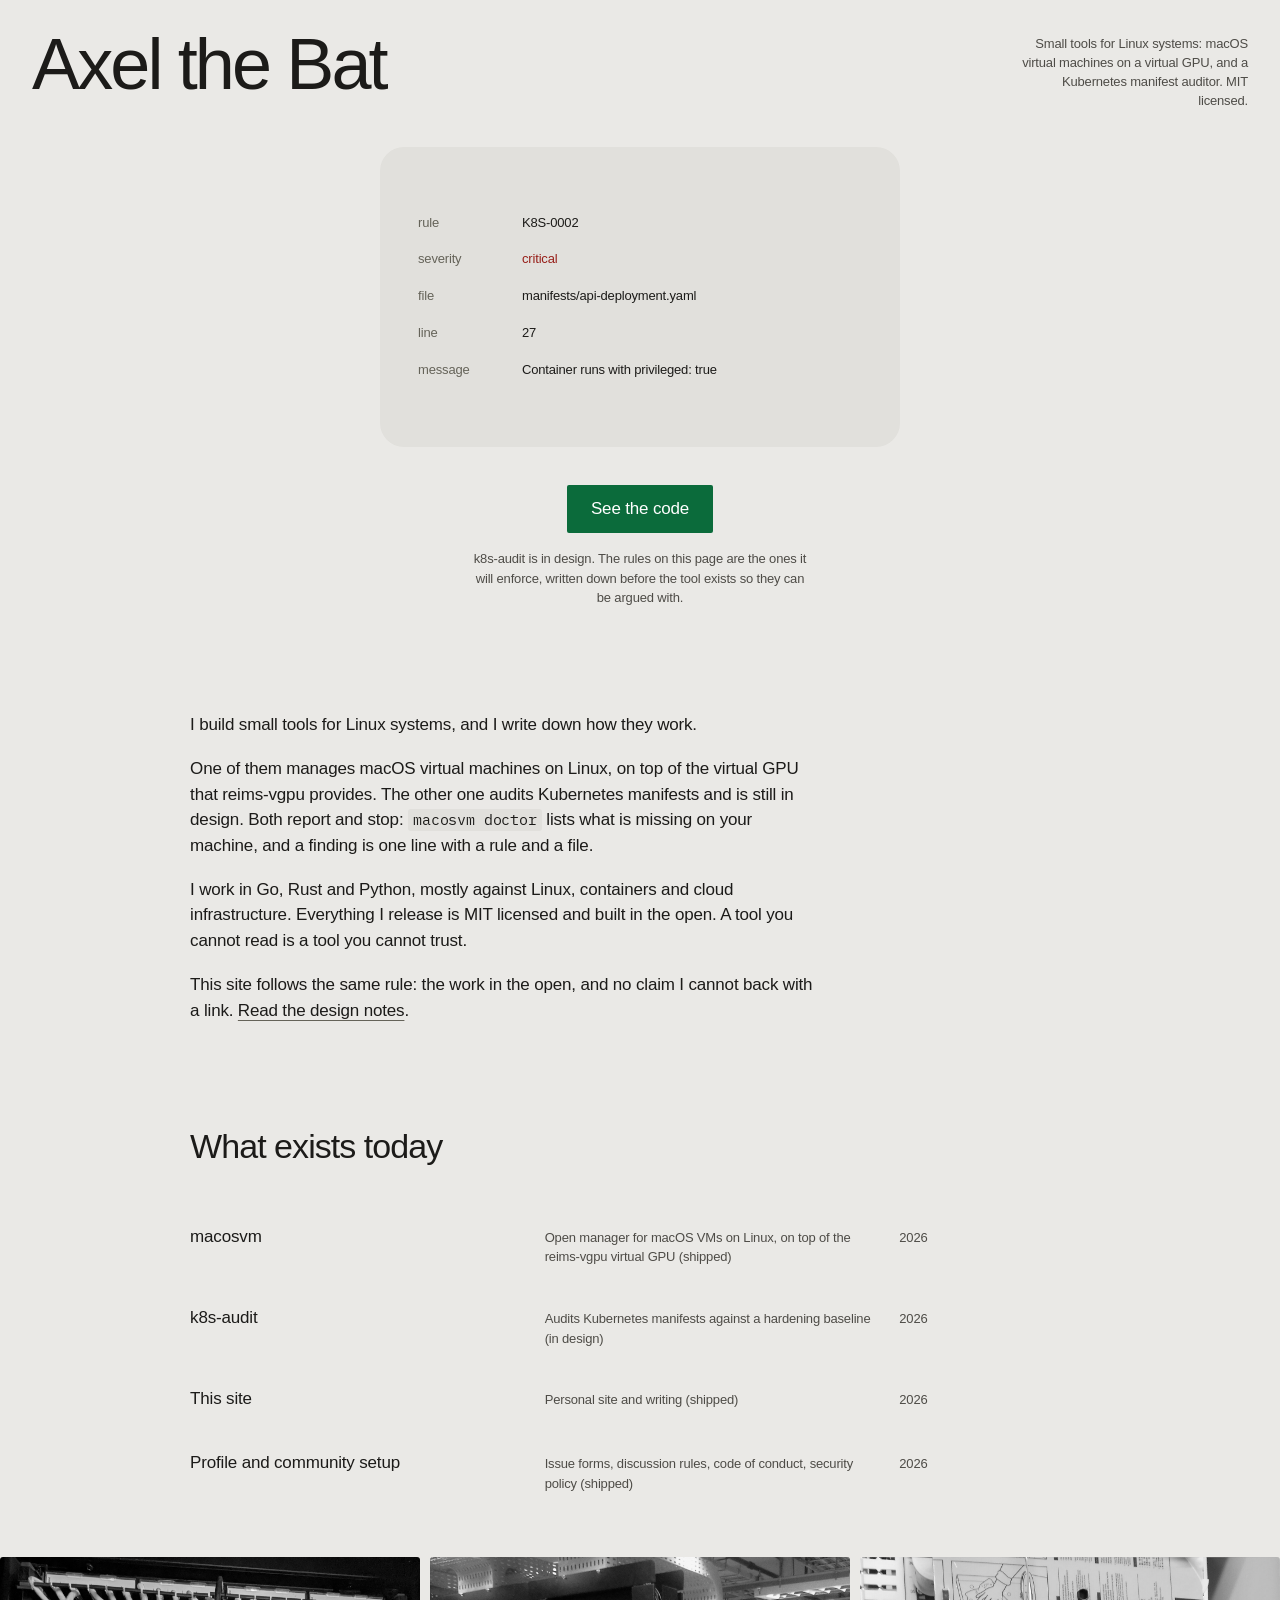
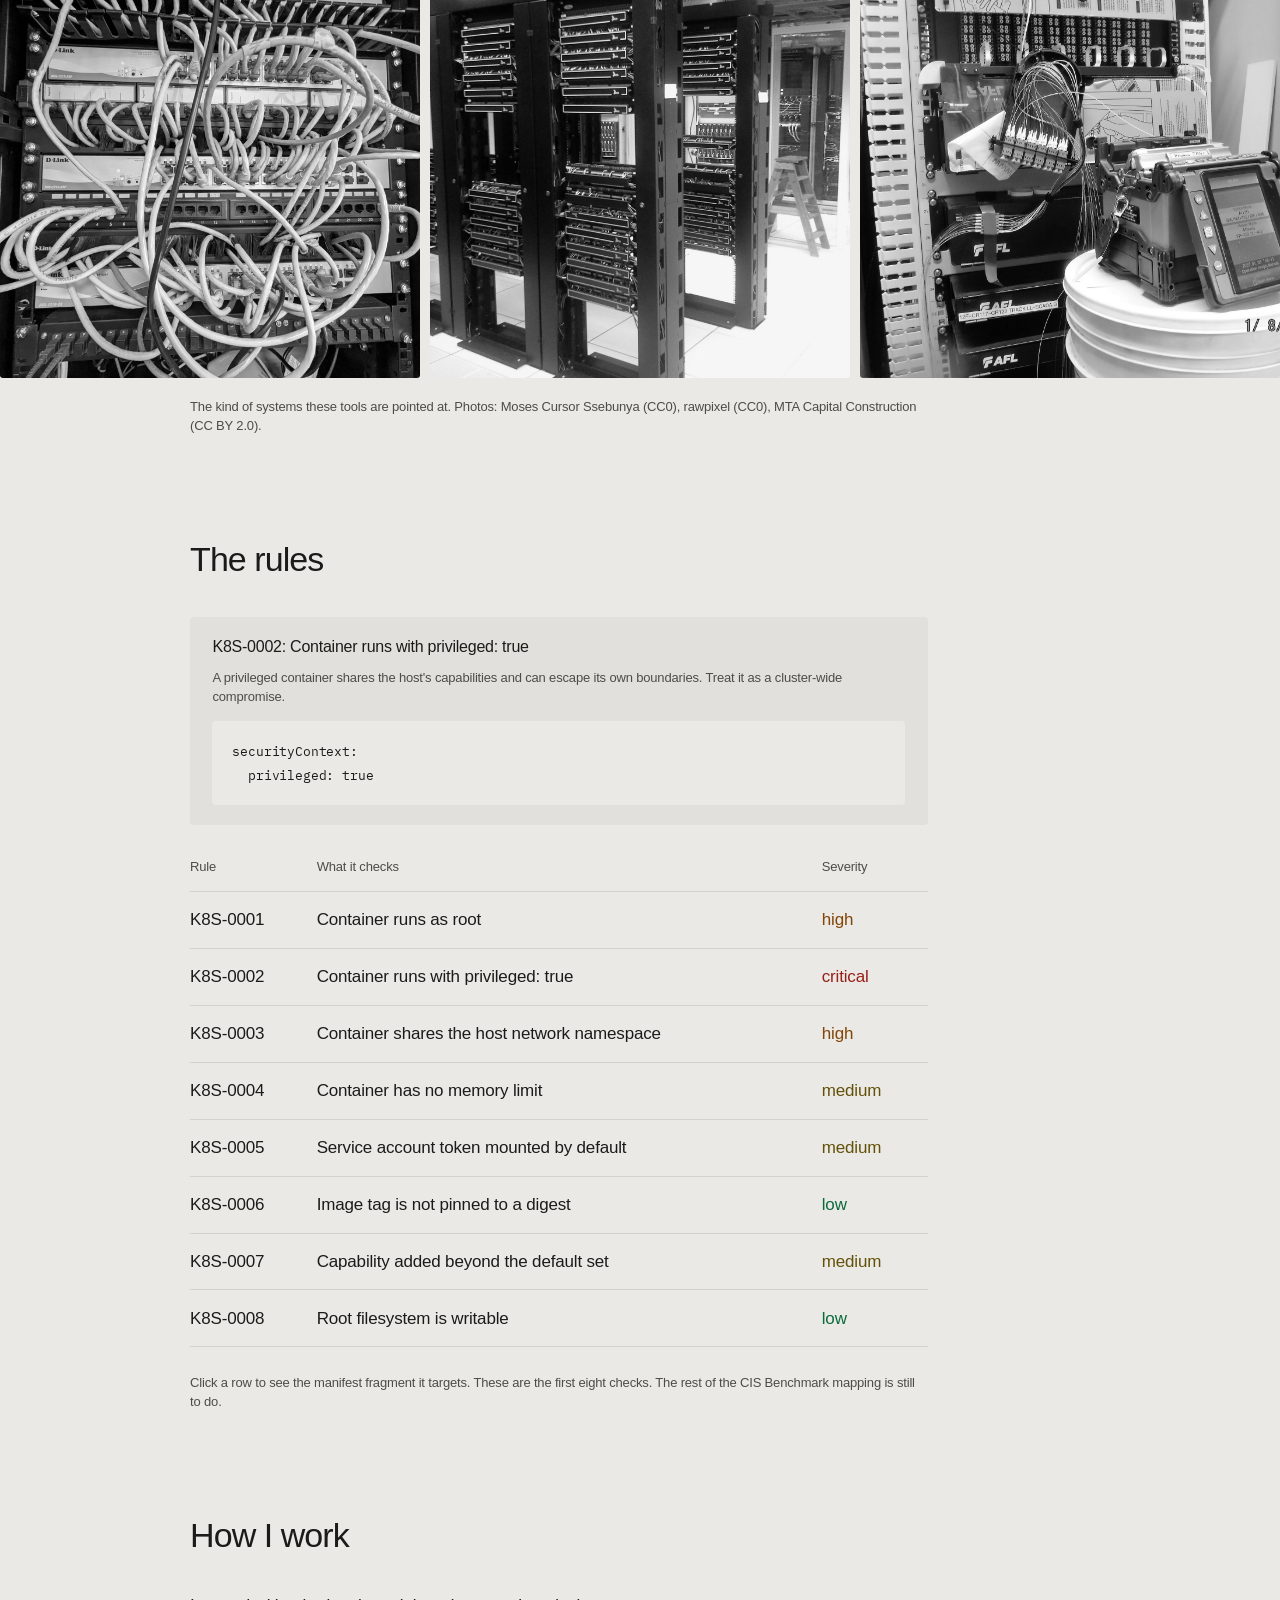
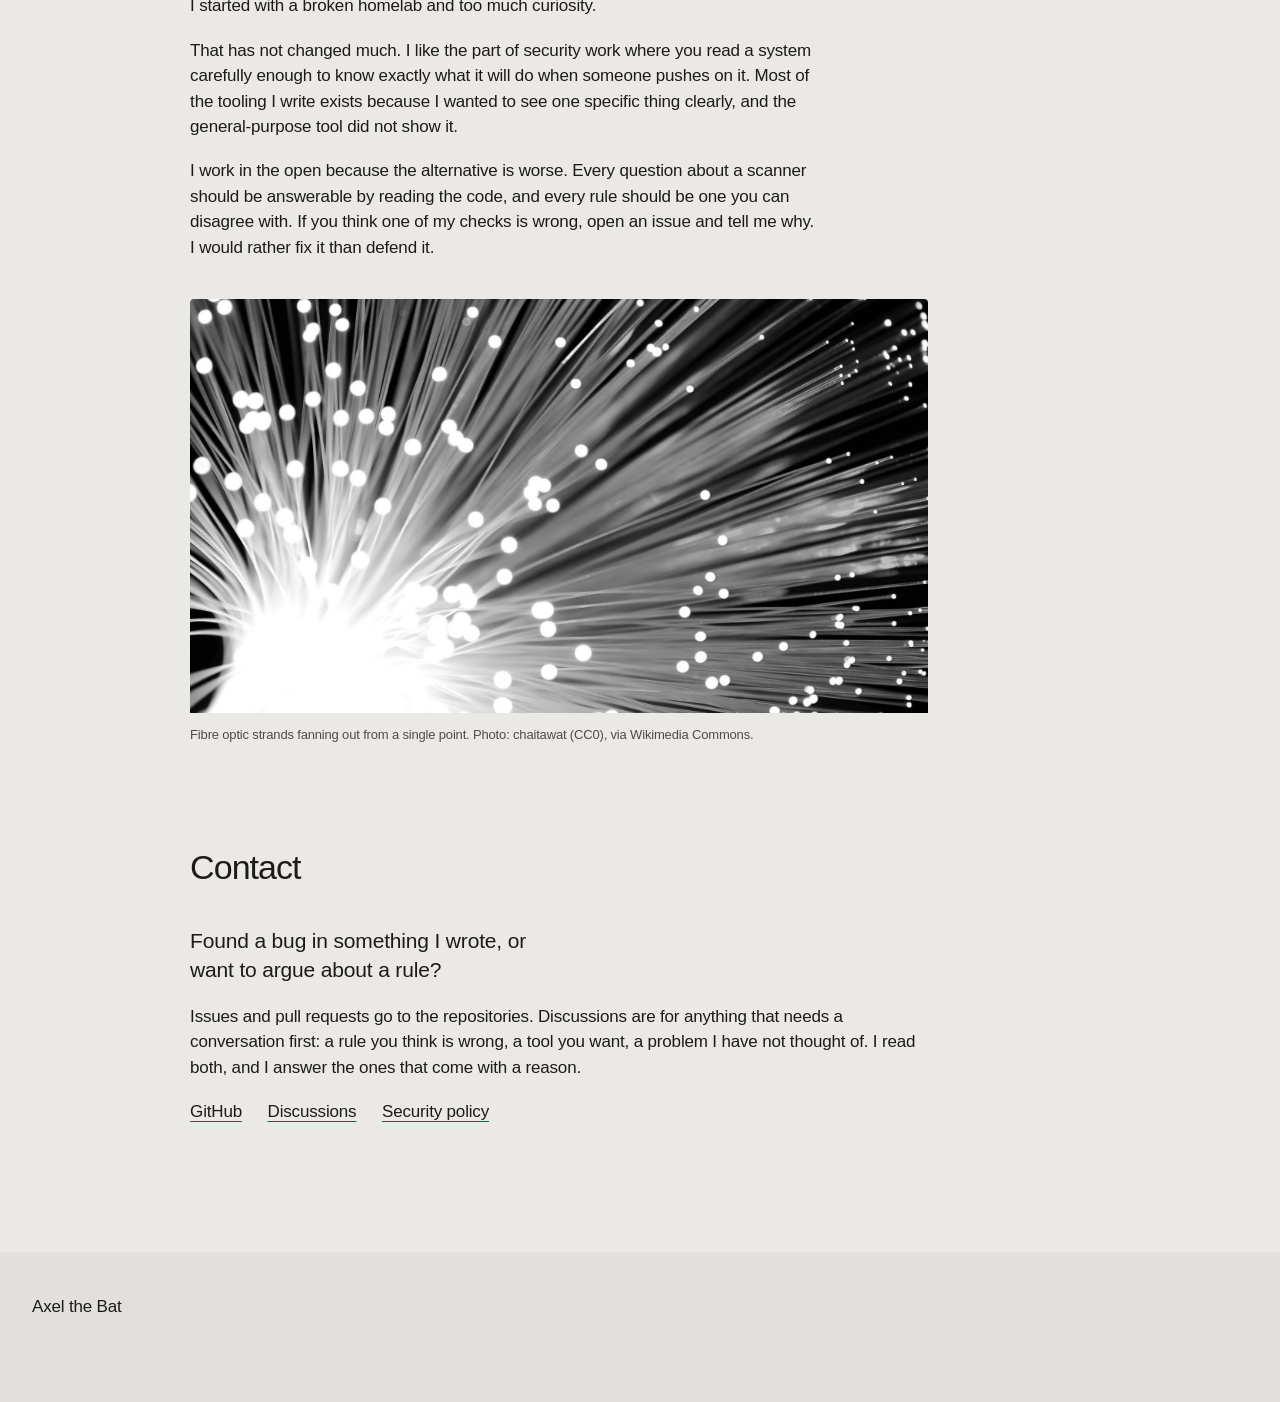
<file: index.html>
<!DOCTYPE html>
<html lang="en">
<head>
<meta charset="utf-8">
<meta name="viewport" content="width=device-width, initial-scale=1">
<title>Axel the Bat: tools for Linux systems</title>
<meta name="description" content="Axel builds small tools for Linux systems: macOS virtual machines on a virtual GPU, and an auditor for Kubernetes manifests. Go, Rust and Python, MIT licensed.">
<meta property="og:type" content="website">
<meta property="og:title" content="Axel the Bat: tools for Linux systems">
<meta property="og:description" content="macOS VMs on Linux with a virtual GPU, and a Kubernetes manifest auditor. Go, Rust and Python, MIT licensed.">
<meta name="theme-color" content="#eae9e6">

<link rel="preconnect" href="https://api.fontshare.com">
<link rel="preconnect" href="https://cdn.fontshare.com" crossorigin>
<link href="https://api.fontshare.com/v2/css?f[]=switzer@400,500&display=swap" rel="stylesheet">
<link rel="preconnect" href="https://fonts.googleapis.com">
<link rel="preconnect" href="https://fonts.gstatic.com" crossorigin>
<link href="https://fonts.googleapis.com/css2?family=IBM+Plex+Mono:wght@400&display=swap" rel="stylesheet"> <!-- taste-skill-ignore: a monoespacada so e usada dentro de bloco de codigo real -->
<link rel="stylesheet" href="assets/style.css">
</head>
<body>

<div class="page">

  <header class="top">
    <h1 class="wordmark" data-reveal>Axel the Bat</h1>
    <p class="tagline" data-reveal>Small tools for Linux systems: macOS virtual machines on a virtual GPU, and a Kubernetes manifest auditor. MIT licensed.</p>
  </header>

  <main>

    <section class="hero">
      <div class="plinth" data-reveal>

        <!-- finding: o formato de saida que o k8s-audit vai produzir -->
        <div class="finding" data-active="true">
          <dl>
            <div class="row"><dt>rule</dt><dd class="id">K8S-0002</dd></div>
            <div class="row"><dt>severity</dt><dd class="sev sev-critical">critical</dd></div>
            <div class="row"><dt>file</dt><dd>manifests/api-deployment.yaml</dd></div>
            <div class="row"><dt>line</dt><dd>27</dd></div>
            <div class="row"><dt>message</dt><dd>Container runs with privileged: true</dd></div>
          </dl>
        </div>

        <div class="finding">
          <dl>
            <div class="row"><dt>rule</dt><dd class="id">K8S-0003</dd></div>
            <div class="row"><dt>severity</dt><dd class="sev sev-high">high</dd></div>
            <div class="row"><dt>file</dt><dd>manifests/api-deployment.yaml</dd></div>
            <div class="row"><dt>line</dt><dd>28</dd></div>
            <div class="row"><dt>message</dt><dd>Container shares the host network namespace</dd></div>
          </dl>
        </div>

        <div class="finding">
          <dl>
            <div class="row"><dt>rule</dt><dd class="id">K8S-0004</dd></div>
            <div class="row"><dt>severity</dt><dd class="sev sev-medium">medium</dd></div>
            <div class="row"><dt>file</dt><dd>manifests/api-deployment.yaml</dd></div>
            <div class="row"><dt>line</dt><dd>34</dd></div>
            <div class="row"><dt>message</dt><dd>Container has no memory limit</dd></div>
          </dl>
        </div>

      </div>

      <a class="hero-action" href="https://github.com/Axelthebat" data-reveal>See the code</a>
      <p class="hero-note" data-reveal>k8s-audit is in design. The rules on this page are the ones it will enforce, written down before the tool exists so they can be argued with.</p>
    </section>

    <section class="section intro">
      <div class="column">
        <p data-reveal>I build small tools for Linux systems, and I write down how they work.</p>
        <p data-reveal>One of them manages macOS virtual machines on Linux, on top of the virtual GPU that reims-vgpu provides. The other one audits Kubernetes manifests and is still in design. Both report and stop: <code>macosvm doctor</code> lists what is missing on your machine, and a finding is one line with a rule and a file.</p>
        <p data-reveal>I work in Go, Rust and Python, mostly against Linux, containers and cloud infrastructure. Everything I release is MIT licensed and built in the open. A tool you cannot read is a tool you cannot trust.</p>
        <p data-reveal>This site follows the same rule: the work in the open, and no claim I cannot back with a link. <a href="blog/">Read the design notes</a>.</p>
      </div>
    </section>

    <section class="section">
      <h2 data-reveal>What exists today</h2>
      <div class="ledger">
        <div class="ledger-row" data-reveal>
          <span class="name"><a href="https://github.com/Axelthebat/macos-vm-manager">macosvm</a></span>
          <span class="kind">Open manager for macOS VMs on Linux, on top of the reims-vgpu virtual GPU (shipped)</span>
          <span class="year">2026</span>
        </div>
        <div class="ledger-row" data-reveal>
          <span class="name">k8s-audit</span>
          <span class="kind">Audits Kubernetes manifests against a hardening baseline (in design)</span>
          <span class="year">2026</span>
        </div>
        <div class="ledger-row" data-reveal>
          <span class="name">This site</span>
          <span class="kind">Personal site and writing (shipped)</span>
          <span class="year">2026</span>
        </div>
        <div class="ledger-row" data-reveal>
          <span class="name">Profile and community setup</span>
          <span class="kind">Issue forms, discussion rules, code of conduct, security policy (shipped)</span>
          <span class="year">2026</span>
        </div>

      </div>

      <div class="band" data-reveal>
        <figure>
          <img src="assets/a-messy-network-server-room-showing-wires.jpg" width="1542" height="2048" loading="lazy" decoding="async" alt="A rack of network switches with dozens of white ethernet cables patched into the front panel">
        </figure>
        <figure>
          <img src="assets/free-computer-server-room-image.webp" width="1024" height="768" loading="lazy" decoding="async" alt="Rows of black server racks with blue cabling in a data centre">
        </figure>
        <figure>
          <img src="assets/splicing-of-the-fiber-optic-cables-for.jpg" width="1920" height="1440" loading="lazy" decoding="async" alt="A fibre optic patch panel with a fibre fusion splicer open in front of it">
        </figure>
      </div>

      <div class="ledger">
        <p class="small muted" style="margin-top:1.2rem">The kind of systems these tools are pointed at. Photos: Moses Cursor Ssebunya (CC0), rawpixel (CC0), MTA Capital Construction (CC BY 2.0).</p>
      </div>
    </section>

    <section class="section">
      <h2 data-reveal>The rules</h2>
      <div class="ledger">
        <div class="rule-detail" id="rule-detail" data-reveal>
          <h3 id="detail-title">K8S-0002: Container runs with privileged: true</h3>
          <p class="small muted" id="detail-message">A privileged container shares the host's capabilities and can escape its own boundaries. Treat it as a cluster-wide compromise.</p>
          <pre><code id="detail-fragment">securityContext:
  privileged: true</code></pre>
        </div>

        <table class="rules" data-reveal>
          <thead>
            <tr><th scope="col">Rule</th><th scope="col">What it checks</th><th scope="col">Severity</th></tr>
          </thead>
          <tbody id="rules-body">
            <tr data-rule="K8S-0001" data-severity="high" data-check="Container runs as root" data-message="The container starts as uid 0. Give it a runAsNonRoot user instead." data-fragment="securityContext:
  runAsUser: 0">
              <td class="rid">K8S-0001</td><td>Container runs as root</td><td class="sev sev-high">high</td>
            </tr>
            <tr data-rule="K8S-0002" data-severity="critical" data-check="Container runs with privileged: true" data-message="A privileged container shares the host's capabilities and can escape its own boundaries. Treat it as a cluster-wide compromise." data-fragment="securityContext:
  privileged: true">
              <td class="rid">K8S-0002</td><td>Container runs with privileged: true</td><td class="sev sev-critical">critical</td>
            </tr>
            <tr data-rule="K8S-0003" data-severity="high" data-check="Container shares the host network namespace" data-message="hostNetwork: true puts the container directly on the node's interfaces, with no network policy able to separate it." data-fragment="spec:
  hostNetwork: true">
              <td class="rid">K8S-0003</td><td>Container shares the host network namespace</td><td class="sev sev-high">high</td>
            </tr>
            <tr data-rule="K8S-0004" data-severity="medium" data-check="Container has no memory limit" data-message="Without a limit one process can exhaust the node's memory and take every pod on it down." data-fragment="resources:
  limits:
    memory: 512Mi">
              <td class="rid">K8S-0004</td><td>Container has no memory limit</td><td class="sev sev-medium">medium</td>
            </tr>
            <tr data-rule="K8S-0005" data-severity="medium" data-check="Service account token mounted by default" data-message="The default token is readable by anything that can exec into the container. Turn the automount off." data-fragment="automountServiceAccountToken: false">
              <td class="rid">K8S-0005</td><td>Service account token mounted by default</td><td class="sev sev-medium">medium</td>
            </tr>
            <tr data-rule="K8S-0006" data-severity="low" data-check="Image tag is not pinned to a digest" data-message="A floating tag means the image that runs today may not be the image that runs tomorrow." data-fragment="image: ghcr.io/acme/api:latest">
              <td class="rid">K8S-0006</td><td>Image tag is not pinned to a digest</td><td class="sev sev-low">low</td>
            </tr>
            <tr data-rule="K8S-0007" data-severity="medium" data-check="Capability added beyond the default set" data-message="Extra capabilities widen the attack surface of a container escape. Add only what the workload needs." data-fragment="securityContext:
  capabilities:
    add: [NET_ADMIN]">
              <td class="rid">K8S-0007</td><td>Capability added beyond the default set</td><td class="sev sev-medium">medium</td>
            </tr>
            <tr data-rule="K8S-0008" data-severity="low" data-check="Root filesystem is writable" data-message="readOnlyRootFilesystem removes the usual place a dropped payload is written and executed from." data-fragment="securityContext:
  readOnlyRootFilesystem: false">
              <td class="rid">K8S-0008</td><td>Root filesystem is writable</td><td class="sev sev-low">low</td>
            </tr>
          </tbody>
        </table>
        <p class="small muted">Click a row to see the manifest fragment it targets. These are the first eight checks. The rest of the CIS Benchmark mapping is still to do.</p>
      </div>
    </section>

    <section class="section">
      <h2 data-reveal>How I work</h2>
      <div class="ledger">
        <div class="letter">
          <p data-reveal>I started with a broken homelab and too much curiosity.</p>
          <p data-reveal>That has not changed much. I like the part of security work where you read a system carefully enough to know exactly what it will do when someone pushes on it. Most of the tooling I write exists because I wanted to see one specific thing clearly, and the general-purpose tool did not show it.</p>
          <p data-reveal>I work in the open because the alternative is worse. Every question about a scanner should be answerable by reading the code, and every rule should be one you can disagree with. If you think one of my checks is wrong, open an issue and tell me why. I would rather fix it than defend it.</p>
        </div>

        <figure class="figure-wide" data-reveal>
          <img src="assets/fiber-optical-cable.jpg" width="1920" height="1280" loading="lazy" decoding="async" alt="A bundle of fibre optic strands fanning out from a bright point, lit against a dark background">
          <figcaption>Fibre optic strands fanning out from a single point. Photo: chaitawat (CC0), via Wikimedia Commons.</figcaption>
        </figure>
      </div>
    </section>

    <section class="section">
      <h2 data-reveal>Contact</h2>
      <div class="ledger">
        <p class="contact-line" data-reveal>Found a bug in something I wrote, or want to argue about a rule?</p>
        <p data-reveal>Issues and pull requests go to the repositories. Discussions are for anything that needs a conversation first: a rule you think is wrong, a tool you want, a problem I have not thought of. I read both, and I answer the ones that come with a reason.</p>
        <div class="contact-links" data-reveal>
          <a href="https://github.com/Axelthebat">GitHub</a>
          <a href="https://github.com/Axelthebat/Axelthebat/discussions">Discussions</a>
          <a href="https://github.com/Axelthebat/Axelthebat/security/policy">Security policy</a>
        </div>
      </div>
    </section>

  </main>

</div>

<footer class="footer">
  <div class="page">
    <span class="footer-name" data-reveal>Axel the Bat</span>
    <span class="footer-note" data-reveal>Brazil. Plain HTML, CSS and one script file, no build step.</span>
  </div>
</footer>

<script src="assets/site.js" defer></script>
</body>
</html>
</file>
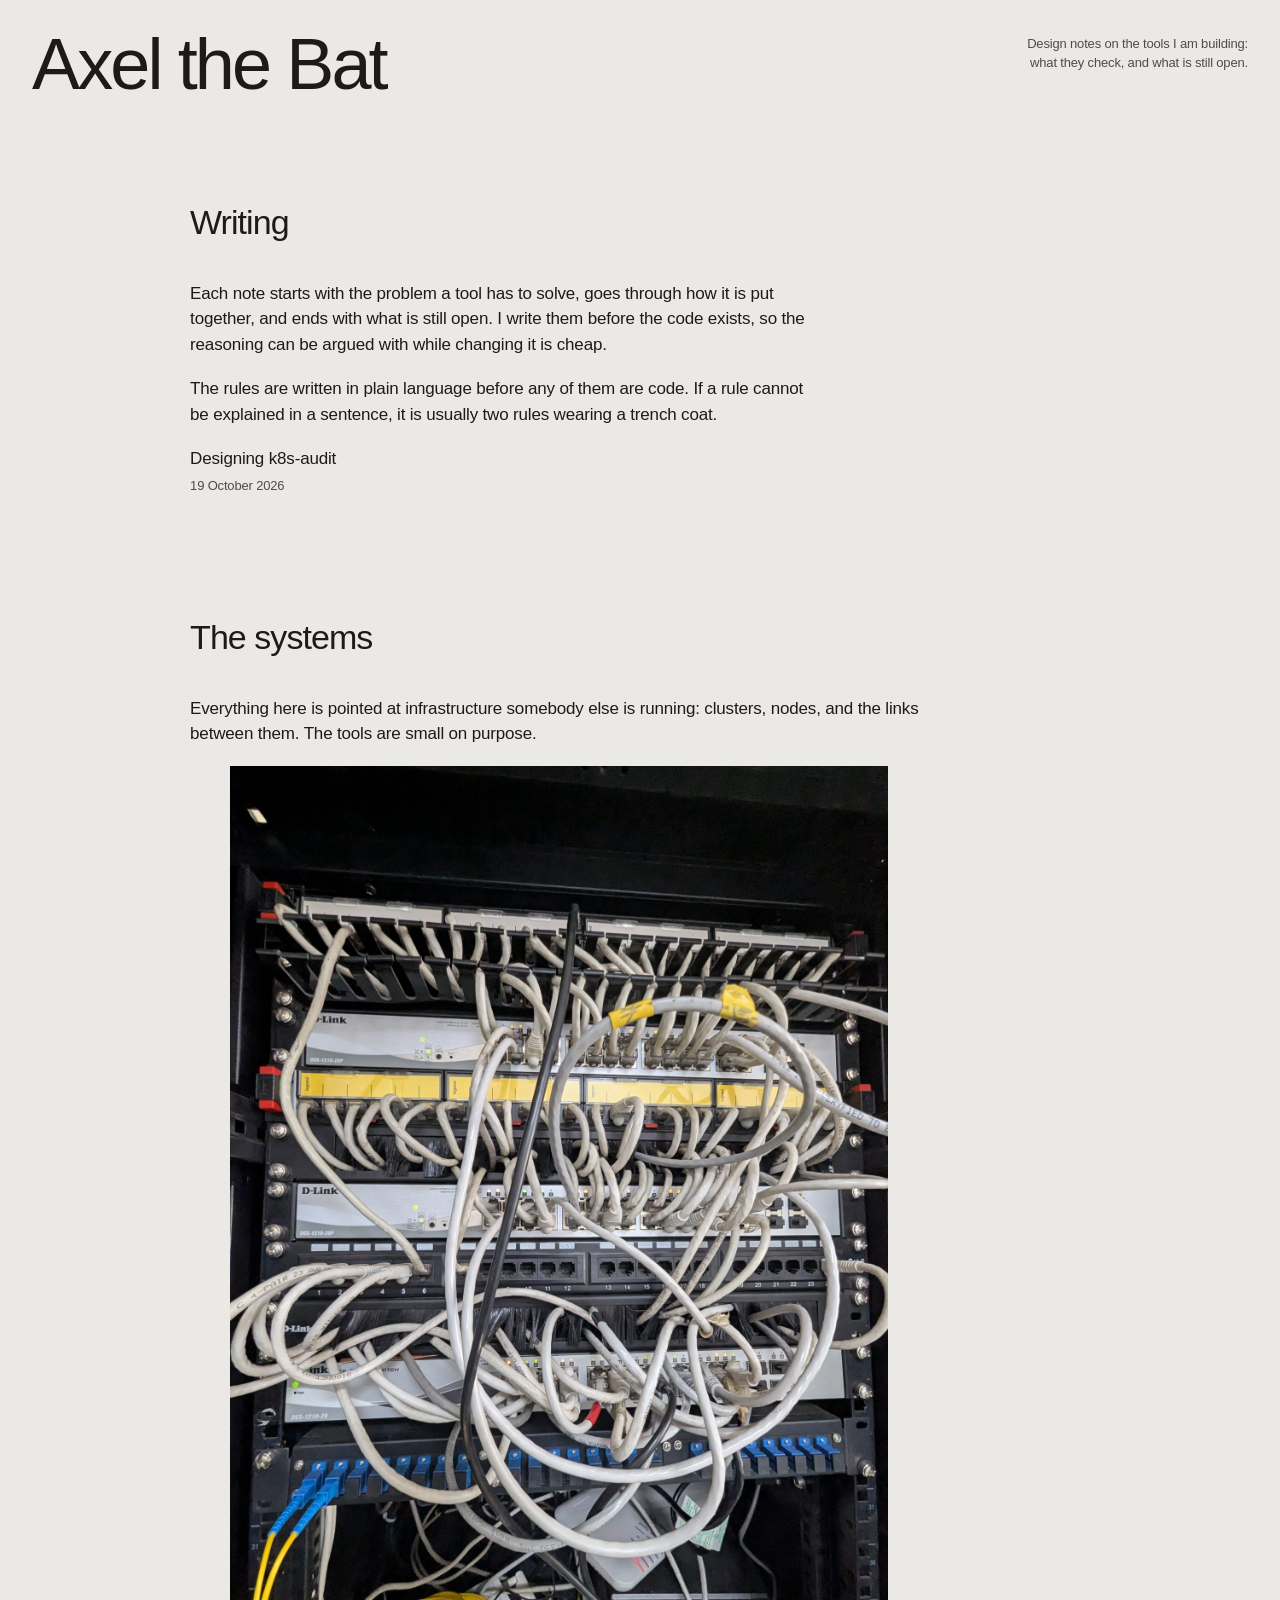
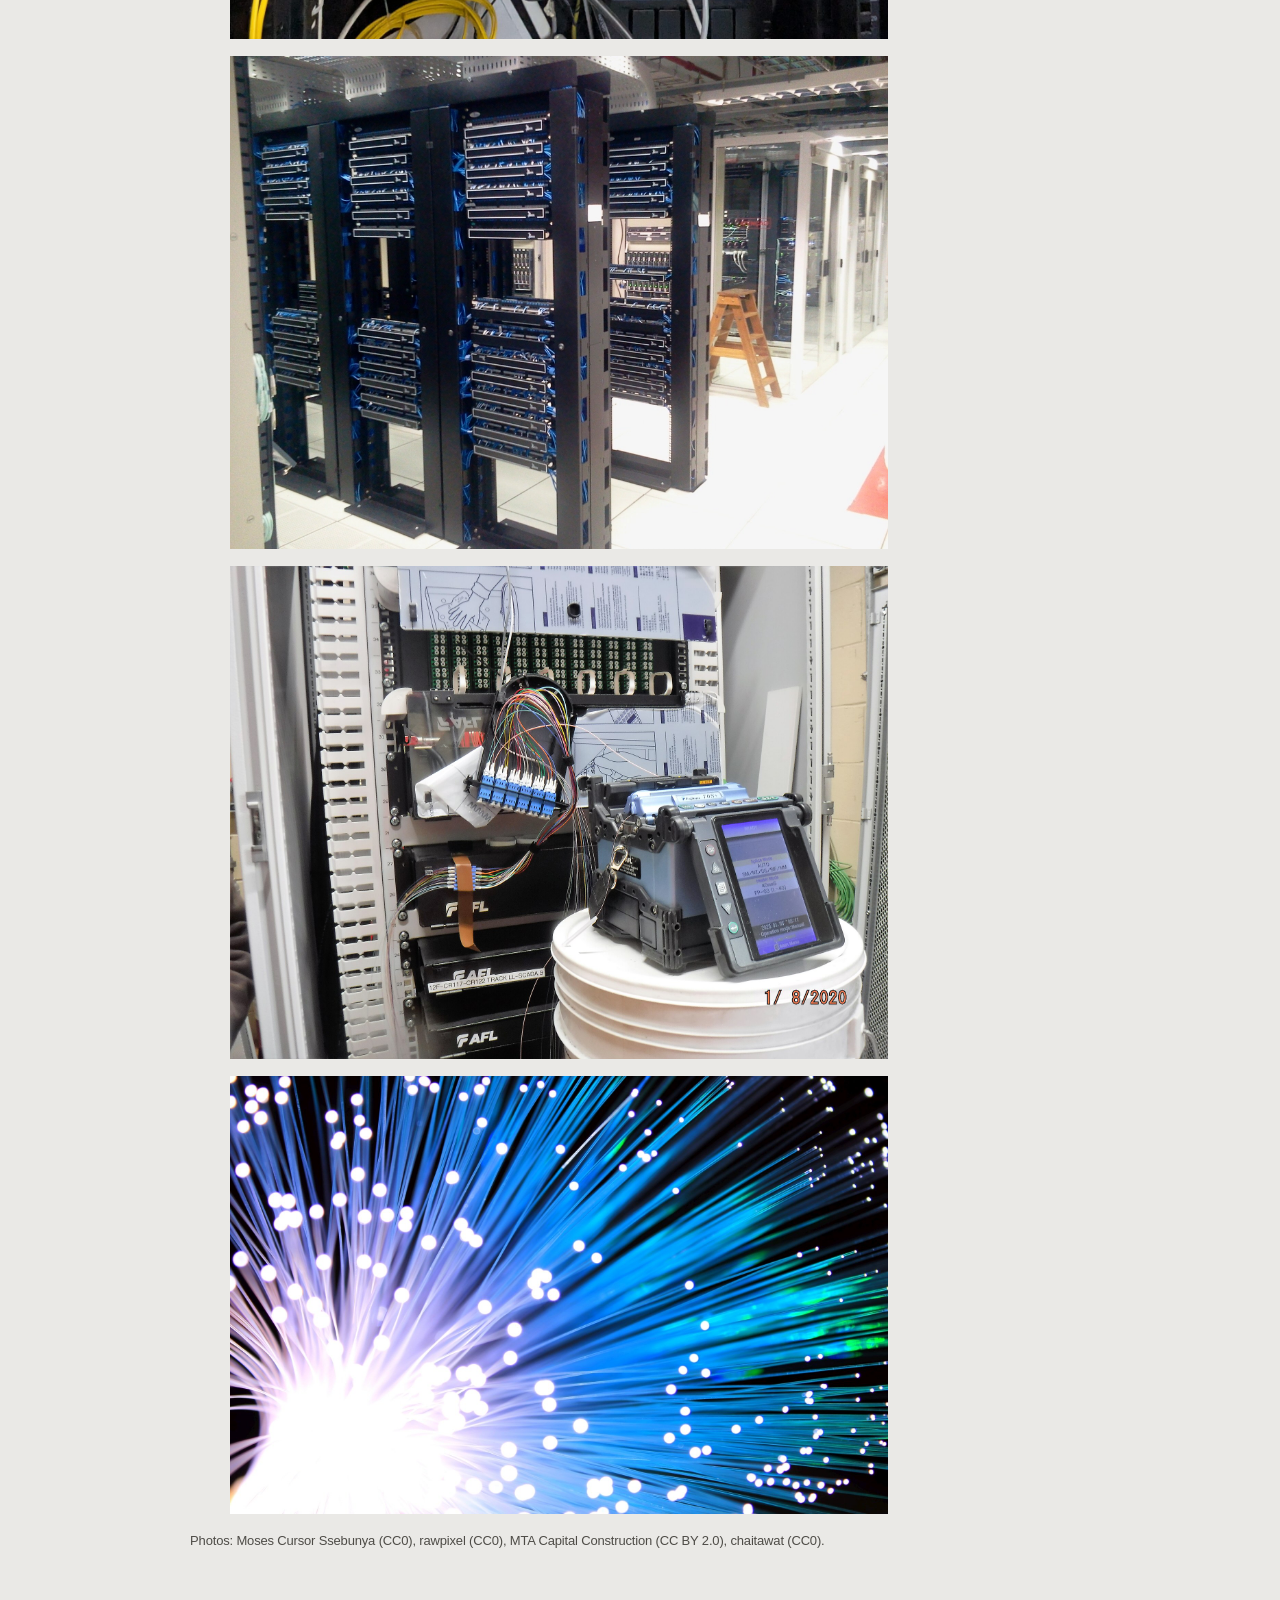
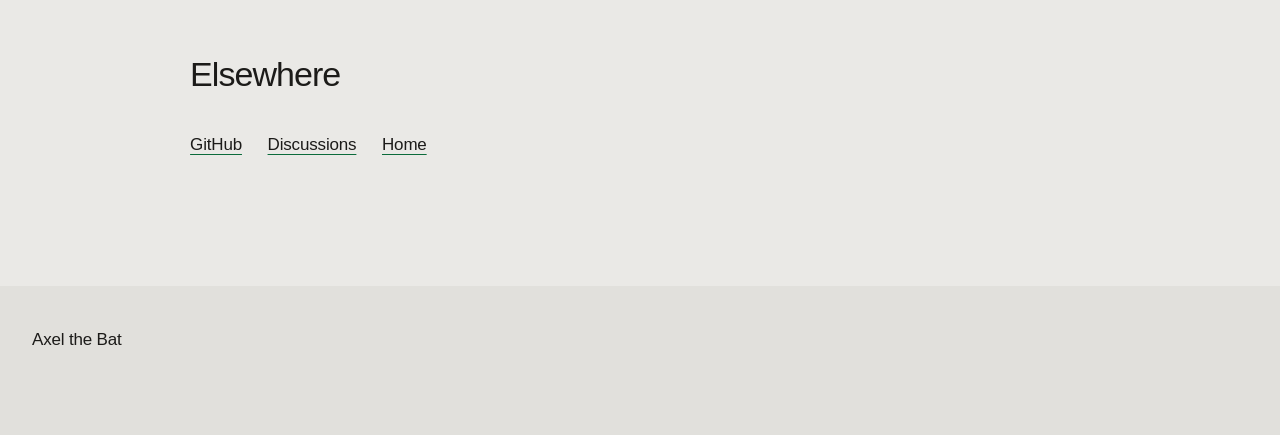
<file: blog/index.html>
<!DOCTYPE html>
<html lang="en">
<head>
<meta charset="utf-8">
<meta name="viewport" content="width=device-width, initial-scale=1">
<title>Writing: Axel the Bat</title>
<meta name="description" content="Design notes on the security tools I am building: what they check, and what is still open.">
<meta name="theme-color" content="#eae9e6">

<link rel="preconnect" href="https://api.fontshare.com">
<link rel="preconnect" href="https://cdn.fontshare.com" crossorigin>
<link href="https://api.fontshare.com/v2/css?f[]=switzer@400,500&display=swap" rel="stylesheet">
<link rel="preconnect" href="https://fonts.googleapis.com">
<link rel="preconnect" href="https://fonts.gstatic.com" crossorigin>
<link href="https://fonts.googleapis.com/css2?family=IBM+Plex+Mono:wght@400&display=swap" rel="stylesheet"> <!-- taste-skill-ignore: a monoespacada so e usada dentro de bloco de codigo real -->
<link rel="stylesheet" href="../assets/style.css">
</head>
<body>

<div class="page">

  <header class="top">
    <h1 class="wordmark" data-reveal>Axel the Bat</h1>
    <p class="tagline" data-reveal>Design notes on the tools I am building: what they check, and what is still open.</p>
  </header>

  <main>

    <section class="section">
      <h2 data-reveal>Writing</h2>
      <div class="column">
        <p data-reveal>Each note starts with the problem a tool has to solve, goes through how it is put together, and ends with what is still open. I write them before the code exists, so the reasoning can be argued with while changing it is cheap.</p>
        <p data-reveal>The rules are written in plain language before any of them are code. If a rule cannot be explained in a sentence, it is usually two rules wearing a trench coat.</p>
      </div>
      <div class="ledger">
        <ul class="post-list">
          <li data-reveal>
            <a href="2026-10-19-k8s-audit-design/">Designing k8s-audit</a>
            <span class="when">19 October 2026</span>
          </li>
        </ul>
      </div>
    </section>

    <section class="section">
      <h2 data-reveal>The systems</h2>
      <div class="ledger">
        <p data-reveal>Everything here is pointed at infrastructure somebody else is running: clusters, nodes, and the links between them. The tools are small on purpose.</p>
        <div class="strip">
          <figure data-reveal>
            <img src="../assets/a-messy-network-server-room-showing-wires.jpg" width="1542" height="2048" loading="lazy" decoding="async" alt="A rack of network switches with dozens of white ethernet cables patched into the front panel">
          </figure>
          <figure data-reveal>
            <img src="../assets/free-computer-server-room-image.webp" width="1024" height="768" loading="lazy" decoding="async" alt="Rows of black server racks with blue cabling in a data centre">
          </figure>
          <figure data-reveal>
            <img src="../assets/splicing-of-the-fiber-optic-cables-for.jpg" width="1920" height="1440" loading="lazy" decoding="async" alt="A fibre optic patch panel with a fibre fusion splicer open in front of it">
          </figure>
          <figure data-reveal>
            <img src="../assets/fiber-optical-cable.jpg" width="1920" height="1280" loading="lazy" decoding="async" alt="A bundle of fibre optic strands fanning out from a bright point, lit against a dark background">
          </figure>
        </div>
        <p class="small muted" data-reveal>Photos: Moses Cursor Ssebunya (CC0), rawpixel (CC0), MTA Capital Construction (CC BY 2.0), chaitawat (CC0).</p>
      </div>
    </section>

    <section class="section">
      <h2 data-reveal>Elsewhere</h2>
      <div class="column">
        <div class="contact-links" data-reveal>
          <a href="https://github.com/Axelthebat">GitHub</a>
          <a href="https://github.com/Axelthebat/Axelthebat/discussions">Discussions</a>
          <a href="/">Home</a>
        </div>
      </div>
    </section>

  </main>

</div>

<footer class="footer">
  <div class="page">
    <span class="footer-name" data-reveal>Axel the Bat</span>
    <span class="footer-note" data-reveal>Brazil.</span>
  </div>
</footer>

<script src="../assets/site.js" defer></script>
</body>
</html>
</file>
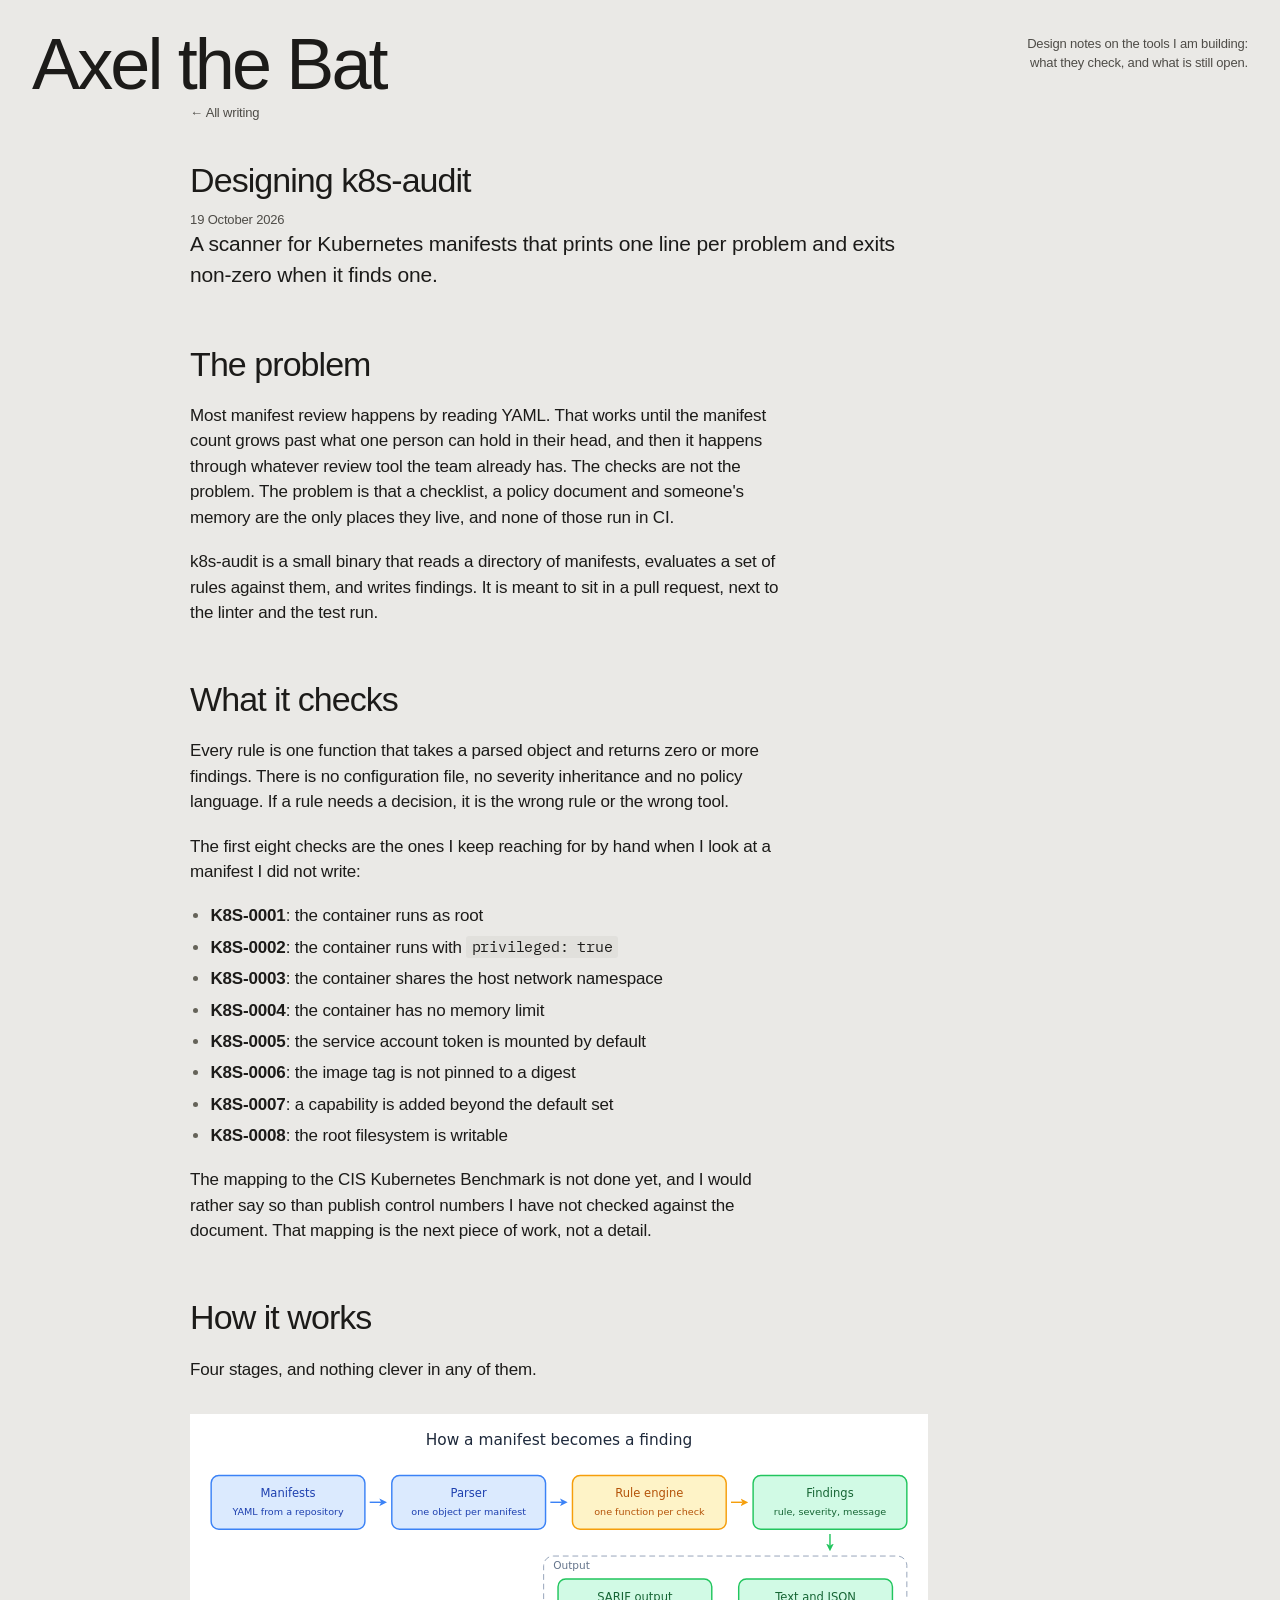
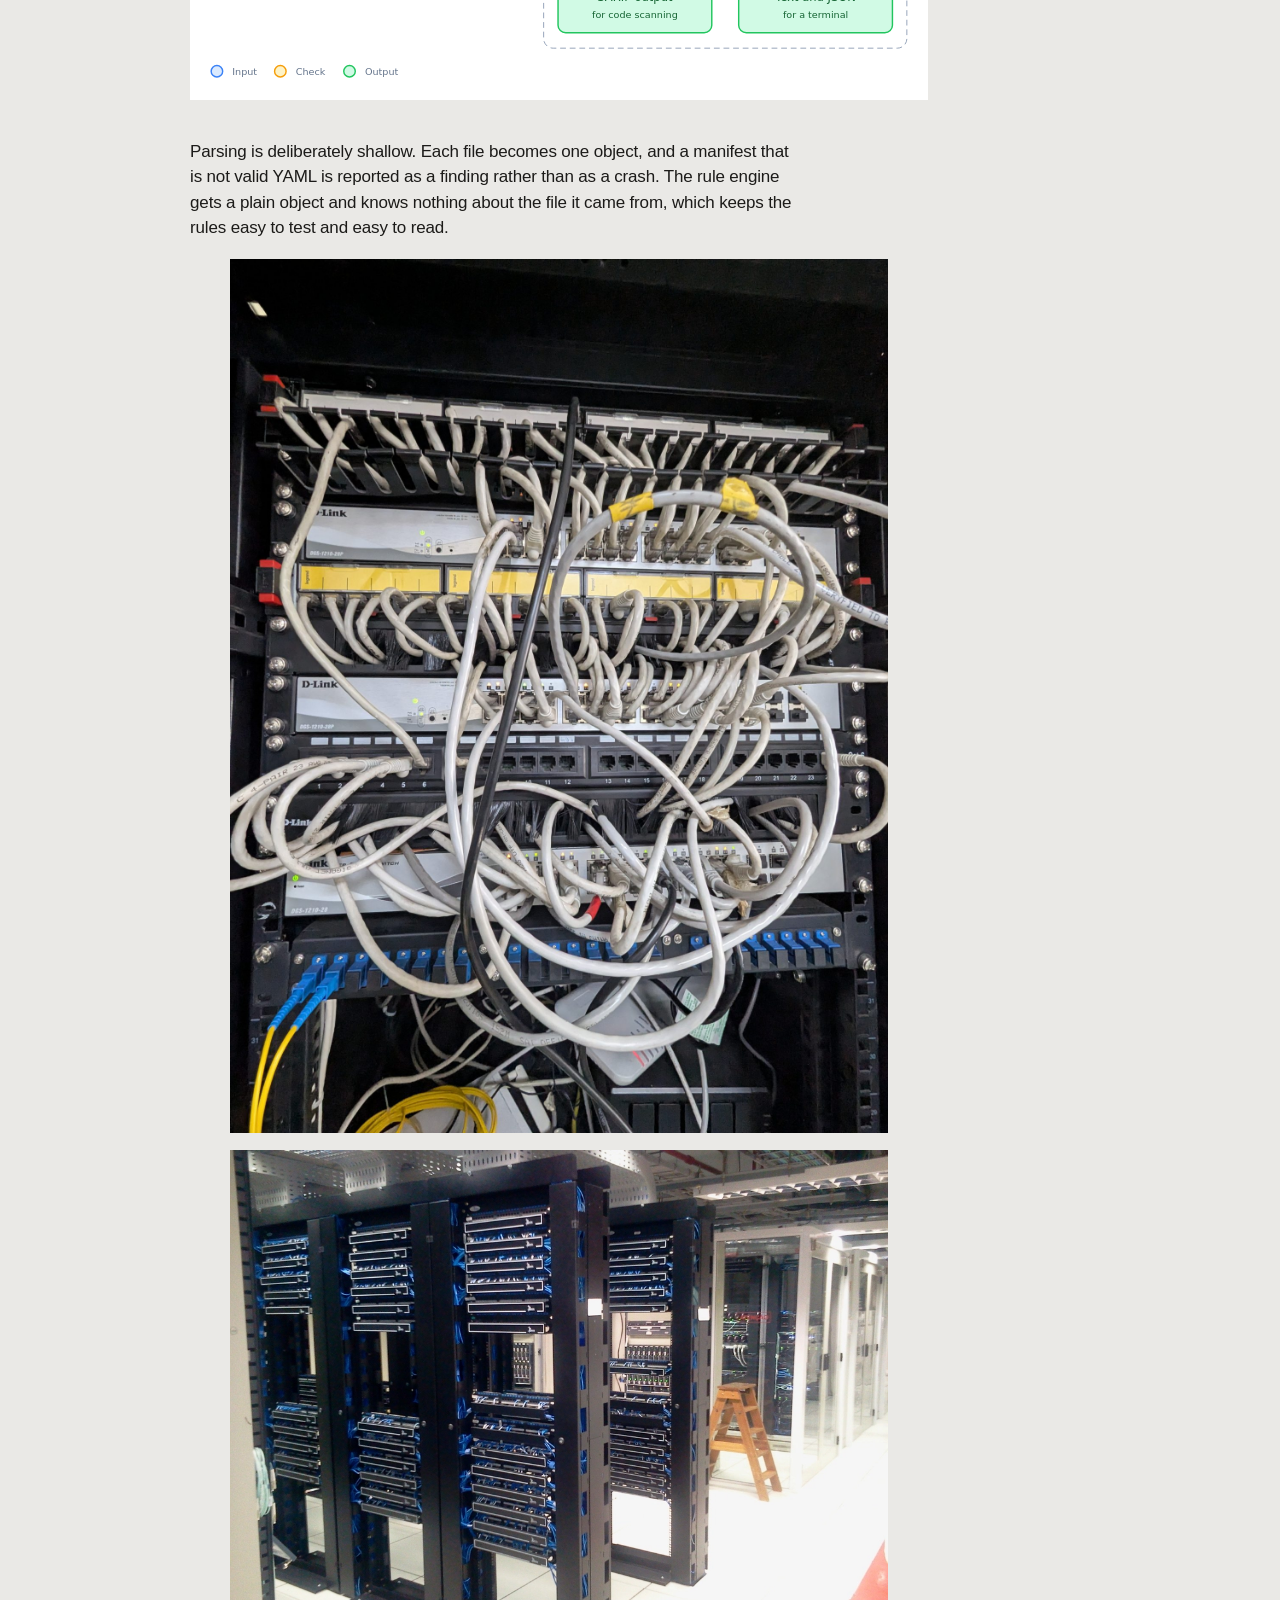
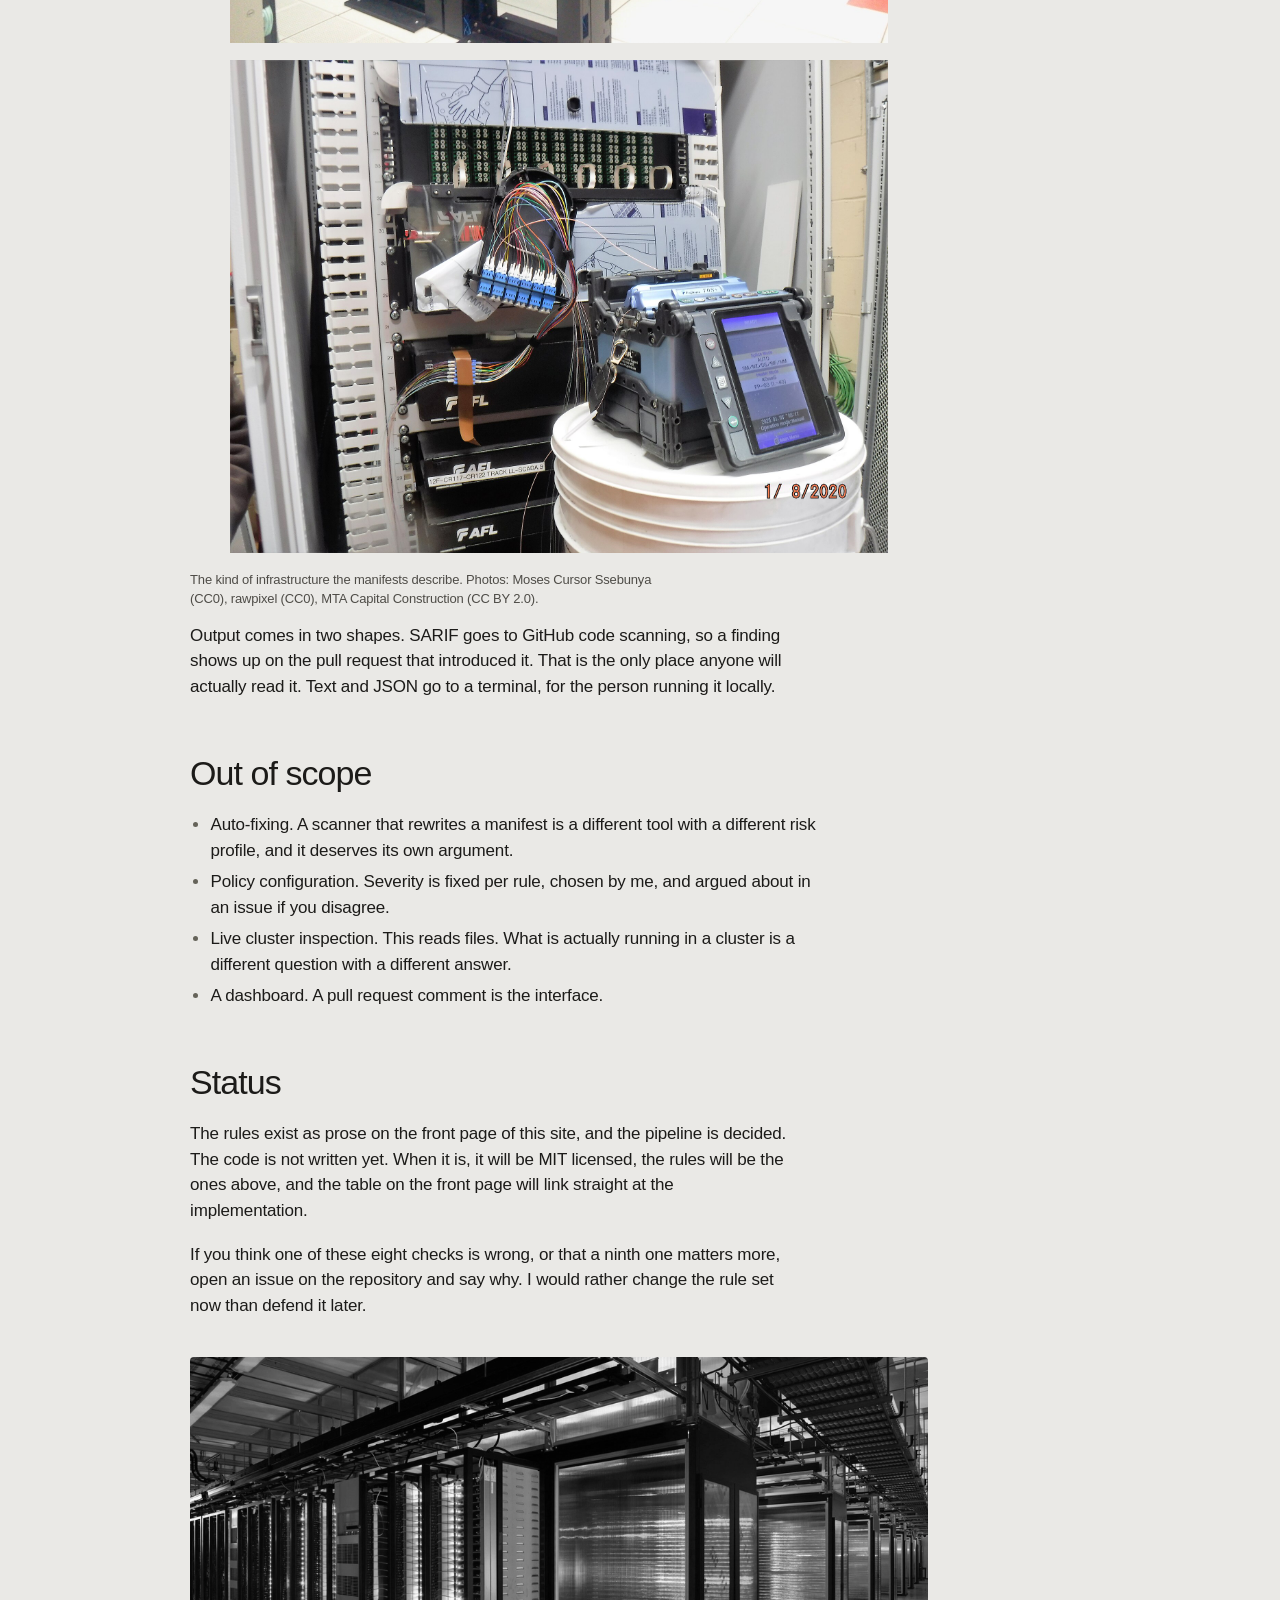
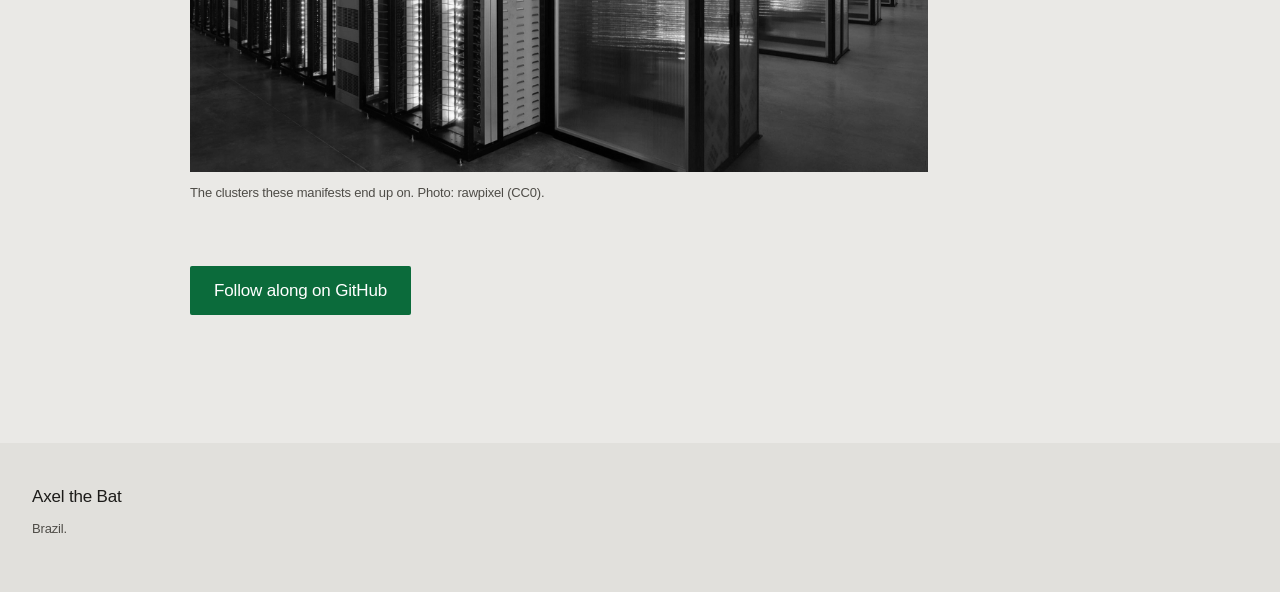
<file: blog/2026-10-19-k8s-audit-design/index.html>
<!DOCTYPE html>
<html lang="en">
<head>
<meta charset="utf-8">
<meta name="viewport" content="width=device-width, initial-scale=1">
<title>Designing k8s-audit: Axel the Bat</title>
<meta name="description" content="A scanner for Kubernetes manifests that prints one line per problem. The rules, the pipeline, the output format, and what is deliberately out of scope.">
<meta name="theme-color" content="#f0ece7">

<link rel="preconnect" href="https://api.fontshare.com">
<link rel="preconnect" href="https://cdn.fontshare.com" crossorigin>
<link href="https://api.fontshare.com/v2/css?f[]=switzer@400,500&display=swap" rel="stylesheet">
<link rel="preconnect" href="https://fonts.googleapis.com">
<link rel="preconnect" href="https://fonts.gstatic.com" crossorigin>
<link href="https://fonts.googleapis.com/css2?family=IBM+Plex+Mono:wght@400&display=swap" rel="stylesheet"> <!-- taste-skill-ignore: a monoespacada so e usada dentro de bloco de codigo real -->
<link rel="stylesheet" href="../../assets/style.css">
</head>
<body>

<div class="page">

  <header class="top">
    <a class="wordmark" href="/">Axel the Bat</a>
    <p class="tagline">Design notes on the tools I am building: what they check, and what is still open.</p>
  </header>

  <main>

    <article>
      <a class="back" data-reveal href="/blog/">&larr; All writing</a>

      <h1 data-reveal>Designing k8s-audit</h1>
      <p class="byline" data-reveal>19 October 2026</p>

      <p class="lead" data-reveal>A scanner for Kubernetes manifests that prints one line per problem and exits non-zero when it finds one.</p>

      <h2 data-reveal>The problem</h2>

      <p>Most manifest review happens by reading YAML. That works until the manifest count grows past what one person can hold in their head, and then it happens through whatever review tool the team already has. The checks are not the problem. The problem is that a checklist, a policy document and someone's memory are the only places they live, and none of those run in CI.</p>

      <p>k8s-audit is a small binary that reads a directory of manifests, evaluates a set of rules against them, and writes findings. It is meant to sit in a pull request, next to the linter and the test run.</p>

      <h2 data-reveal>What it checks</h2>

      <p>Every rule is one function that takes a parsed object and returns zero or more findings. There is no configuration file, no severity inheritance and no policy language. If a rule needs a decision, it is the wrong rule or the wrong tool.</p>

      <p>The first eight checks are the ones I keep reaching for by hand when I look at a manifest I did not write:</p>

      <ul data-reveal>
        <li><strong>K8S-0001</strong>: the container runs as root</li>
        <li><strong>K8S-0002</strong>: the container runs with <code>privileged: true</code></li>
        <li><strong>K8S-0003</strong>: the container shares the host network namespace</li>
        <li><strong>K8S-0004</strong>: the container has no memory limit</li>
        <li><strong>K8S-0005</strong>: the service account token is mounted by default</li>
        <li><strong>K8S-0006</strong>: the image tag is not pinned to a digest</li>
        <li><strong>K8S-0007</strong>: a capability is added beyond the default set</li>
        <li><strong>K8S-0008</strong>: the root filesystem is writable</li>
      </ul>

      <p>The mapping to the CIS Kubernetes Benchmark is not done yet, and I would rather say so than publish control numbers I have not checked against the document. That mapping is the next piece of work, not a detail.</p>

      <h2 data-reveal>How it works</h2>

      <p>Four stages, and nothing clever in any of them.</p>

      <div class="diagram" data-reveal>
        <img src="assets/pipeline.svg" width="800" alt="A diagram: manifests are parsed, a rule engine evaluates them, findings are produced, and the findings are written out as SARIF for code scanning and as text or JSON for a terminal.">
      </div>

      <p>Parsing is deliberately shallow. Each file becomes one object, and a manifest that is not valid YAML is reported as a finding rather than as a crash. The rule engine gets a plain object and knows nothing about the file it came from, which keeps the rules easy to test and easy to read.</p>

      <div class="strip" data-reveal>
        <figure>
          <img src="../../assets/a-messy-network-server-room-showing-wires.jpg" width="1542" height="2048" loading="lazy" decoding="async" alt="A rack of network switches with dozens of white ethernet cables patched into the front panel">
        </figure>
        <figure>
          <img src="../../assets/free-computer-server-room-image.webp" width="1024" height="768" loading="lazy" decoding="async" alt="Rows of black server racks with blue cabling in a data centre">
        </figure>
        <figure>
          <img src="../../assets/splicing-of-the-fiber-optic-cables-for.jpg" width="1920" height="1440" loading="lazy" decoding="async" alt="A fibre optic patch panel with a fibre fusion splicer open in front of it">
        </figure>
      </div>
      <p class="small muted" data-reveal>The kind of infrastructure the manifests describe. Photos: Moses Cursor Ssebunya (CC0), rawpixel (CC0), MTA Capital Construction (CC BY 2.0).</p>

      <p>Output comes in two shapes. SARIF goes to GitHub code scanning, so a finding shows up on the pull request that introduced it. That is the only place anyone will actually read it. Text and JSON go to a terminal, for the person running it locally.</p>

      <h2 data-reveal>Out of scope</h2>

      <ul data-reveal>
        <li>Auto-fixing. A scanner that rewrites a manifest is a different tool with a different risk profile, and it deserves its own argument.</li>
        <li>Policy configuration. Severity is fixed per rule, chosen by me, and argued about in an issue if you disagree.</li>
        <li>Live cluster inspection. This reads files. What is actually running in a cluster is a different question with a different answer.</li>
        <li>A dashboard. A pull request comment is the interface.</li>
      </ul>

      <h2 data-reveal>Status</h2>

      <p data-reveal>The rules exist as prose on the front page of this site, and the pipeline is decided. The code is not written yet. When it is, it will be MIT licensed, the rules will be the ones above, and the table on the front page will link straight at the implementation.</p>

      <p data-reveal>If you think one of these eight checks is wrong, or that a ninth one matters more, open an issue on the repository and say why. I would rather change the rule set now than defend it later.</p>

      <figure class="figure-wide" data-reveal>
        <img src="../../assets/free-computer-server-room-image-2.webp" width="1024" height="576" loading="lazy" decoding="async" alt="A wide data centre aisle with rows of server racks receding into the distance">
        <figcaption>The clusters these manifests end up on. Photo: rawpixel (CC0).</figcaption>
      </figure>

      <p class="post-action" data-reveal><a class="hero-action" href="https://github.com/Axelthebat">Follow along on GitHub</a></p>
    </article>

  </main>

</div>

<footer class="footer">
  <div class="page">
    <span class="footer-name">Axel the Bat</span>
    <span class="footer-note">Brazil.</span>
  </div>
</footer>

<script src="../../assets/site.js" defer></script>
</body>
</html>
</file>
<file: assets/style.css>
/* Site do Axel the Bat. Paleta de osso com um acento verde.
   Switzer no texto, uma monoespacada so dentro de bloco de codigo. */

:root {
  color-scheme: light;

  /* cor */
  --bg: #eae9e6;
  --surface: #e1e0dc;
  --surface-2: #d3d2cd;
  --ink: #1c1b19;
  --muted: #4e4c47;
  --faint: #656359;
  --accent: #0b6b3b;
  --accent-ink: #ffffff;

  /* severidade: dado, nao decoracao */
  --sev-critical: #98201a;
  --sev-high: #844508;
  --sev-medium: #635108;
  --sev-low: #0b6b3b;

  /* tipo */
  --step-small: 0.8125rem;
  --step-body: 1.0625rem;
  --step-lead: 1.3125rem;
  --step-head: clamp(1.5rem, 1.15rem + 1.5vw, 2.125rem);
  --step-display: clamp(2.75rem, 1.5rem + 4.2vw, 4.5rem);

  --sans: "Switzer", -apple-system, BlinkMacSystemFont, "Segoe UI", Helvetica, Arial, sans-serif;

  /* medida */
  --gutter: 32px;
  --offset: 13%;
}

@media (max-width: 640px) {
  :root { --gutter: 20px; --offset: 0; }
}

* { box-sizing: border-box; }

html { -webkit-text-size-adjust: 100%; scroll-behavior: smooth; }

body {
  margin: 0;
  background: var(--bg);
  color: var(--ink);
  font-family: var(--sans);
  font-size: var(--step-body);
  line-height: 1.5;
  letter-spacing: -0.01em;
  -webkit-font-smoothing: antialiased;
  text-rendering: optimizeLegibility;
}

a { color: var(--ink); text-decoration: underline; text-decoration-color: var(--faint); text-underline-offset: 4px; }
a:hover { text-decoration-color: var(--accent); }

:focus-visible {
  outline: 2px solid var(--accent);
  outline-offset: 3px;
  border-radius: 2px;
}

img { max-width: 100%; height: auto; display: block; }

/* a monoespacada aparece so dentro de bloco de codigo real */
code, pre { font-family: "IBM Plex Mono", ui-monospace, SFMono-Regular, Menlo, Consolas, monospace; font-size: 0.875em; }

code {
  background: var(--surface);
  padding: 0.1em 0.34em;
  border-radius: 3px;
}

pre {
  background: var(--surface);
  padding: 18px 20px;
  border-radius: 4px;
  overflow-x: auto;
  line-height: 1.6;
}
pre code { background: none; padding: 0; }

h1, h2, h3 {
  font-weight: 500;
  line-height: 1.15;
  letter-spacing: -0.028em;
  margin: 0;
}
h1 { font-size: var(--step-head); }
h2 { font-size: var(--step-head); }
h3 { font-size: var(--step-body); letter-spacing: -0.015em; }

p { margin: 0 0 1.1em; }
p:last-child { margin-bottom: 0; }

ul { margin: 0 0 1.1em; padding-left: 1.2em; }
li { margin-bottom: 0.35em; }
li::marker { color: var(--faint); }

.lead { font-size: var(--step-lead); line-height: 1.45; }
.muted { color: var(--muted); }
.small { font-size: var(--step-small); }

/* estrutura */

.page { padding: 0 var(--gutter); }

/* coluna de texto: measure curto, alinhada a 13% da viewport */
.column { max-width: 66ch; margin-left: var(--offset); }

/* coluna larga: tabelas, fotos e listas */
.ledger { max-width: 78ch; margin-left: var(--offset); }

@media (max-width: 900px) {
  .column, .ledger { margin-left: 0; }
}

.section { padding: 5rem 0 0; }

@media (min-width: 900px) {
  .section { padding: 6.5rem 0 0; }
}

.section > h2 { margin-bottom: 2.4rem; max-width: 78ch; margin-left: var(--offset); }

/* cabecalho */

.top {
  display: flex;
  align-items: flex-start;
  justify-content: space-between;
  gap: 2.5rem;
  padding: 1.8rem 0 0;
}

.wordmark {
  font-size: var(--step-display);
  font-weight: 500;
  line-height: 0.98;
  letter-spacing: -0.04em;
  text-decoration: none;
  color: var(--ink);
  margin: 0;
}
.wordmark:hover { text-decoration: none; color: var(--accent); }

.tagline {
  font-size: var(--step-small);
  line-height: 1.45;
  color: var(--muted);
  max-width: 32ch;
  text-align: right;
  margin: 0.4rem 0 0;
}

@media (max-width: 760px) {
  .top { flex-direction: column; gap: 1rem; }
  .tagline { text-align: left; max-width: 46ch; margin: 0; }
}

/* heroi */

.hero {
  display: flex;
  flex-direction: column;
  align-items: center;
  padding: 4vh 0 0;
}

.plinth {
  width: min(520px, 78vw);
  min-height: 300px;
  background: var(--surface);
  border-radius: 24px;
  padding: 32px 38px;
  display: grid;
}

.finding {
  grid-area: 1 / 1;
  align-content: center;
  opacity: 0;
  transition: opacity 420ms ease;
  pointer-events: none;
}

.finding[data-active="true"] { opacity: 1; pointer-events: auto; }

.finding dl { margin: 0; }

.finding .row {
  display: grid;
  grid-template-columns: 5.5rem 1fr;
  gap: 0.1rem 1rem;
  padding: 0.5rem 0;
}

.finding dt {
  font-size: var(--step-small);
  color: var(--faint);
  line-height: 1.6;
}

.finding dd {
  margin: 0;
  font-size: var(--step-small);
  line-height: 1.6;
  overflow-wrap: anywhere;
}

.finding .id { font-weight: 500; }
.finding .sev { font-weight: 500; }
.sev-critical { color: var(--sev-critical); }
.sev-high { color: var(--sev-high); }
.sev-medium { color: var(--sev-medium); }
.sev-low { color: var(--sev-low); }

.hero-action {
  margin-top: 2.4rem;
  display: inline-block;
  background: var(--accent);
  color: var(--accent-ink);
  font-size: var(--step-body);
  font-weight: 500;
  text-decoration: none;
  padding: 0.72rem 1.5rem;
  border-radius: 2px;
  transition: background 140ms ease, transform 140ms ease;
}
.hero-action:hover { background: #084f2d; text-decoration: none; transform: translateY(-1px); }

.hero-note {
  margin: 1rem 0 0;
  font-size: var(--step-small);
  color: var(--muted);
  text-align: center;
  max-width: 46ch;
}

/* introducao */

.intro p + p { margin-top: 0; }
.intro p:first-child { font-weight: 500; }

/* ledger de trabalhos */

.ledger-row {
  display: grid;
  grid-template-columns: 1fr 1fr auto;
  gap: 1rem;
  align-items: baseline;
  padding: 1.2rem 0.7rem;
  margin: 0 -0.7rem;
  transition: background 140ms ease;
}
.ledger-row:hover { background: var(--surface); }

.ledger-row .name { font-weight: 500; }
.ledger-row .name a { text-decoration: none; }
.ledger-row .name a:hover { color: var(--accent); }
.ledger-row .kind { font-size: var(--step-small); color: var(--muted); }
.ledger-row .year { font-size: var(--step-small); color: var(--muted); font-variant-numeric: tabular-nums; }

@media (max-width: 620px) {
  .ledger-row { grid-template-columns: 1fr auto; }
  .ledger-row .kind { grid-column: 1 / -1; }
}

/* faixa de fotos que ocupa a largura inteira da tela */
.band {
  display: grid;
  grid-template-columns: repeat(3, 1fr);
  gap: 0.6rem;
  margin: 2.8rem calc(50% - 50vw) 0;
  width: 100vw;
}

.band figure { margin: 0; overflow: hidden; border-radius: 3px; }
.band img {
  width: 100%;
  aspect-ratio: 1 / 1;
  object-fit: cover;
  filter: grayscale(1);
  transition: transform 400ms ease;
}
.band figure:hover img { transform: scale(1.04); }

@media (max-width: 620px) {
  .band { grid-template-columns: 1fr; }
}

/* tabela de regras */

.rules { width: 100%; border-collapse: collapse; margin: 0 0 1.6rem; }

.rules th {
  text-align: left;
  font-weight: 500;
  font-size: var(--step-small);
  color: var(--muted);
  padding: 0 1rem 0.9rem 0;
  border-bottom: 1px solid var(--surface-2);
}

.rules td {
  padding: 0.95rem 1rem 0.95rem 0;
  border-bottom: 1px solid var(--surface-2);
  vertical-align: top;
}

.rules tbody tr { cursor: pointer; }
.rules tbody tr:hover td,
.rules tbody tr[data-selected="true"] td { background: var(--surface); }
.rules tbody tr[data-selected="true"] td:first-child { color: var(--accent); }

.rules .rid { font-weight: 500; white-space: nowrap; }
.rules .sev { font-weight: 500; white-space: nowrap; }

.rule-detail {
  background: var(--surface);
  border-radius: 4px;
  padding: 1.3rem 1.4rem;
  margin-bottom: 2rem;
}
.rule-detail h3 { margin-bottom: 0.7rem; font-size: 1rem; }
.rule-detail pre { background: var(--bg); margin: 0.8rem 0 0; }

/* texto corrido */

.letter { max-width: 66ch; }
.letter p + p { margin-top: 0; }
.letter p:first-child { font-weight: 500; }

.figure-wide {
  margin: 2.4rem 0 0;
  max-width: 78ch;
  overflow: hidden;
  border-radius: 4px;
}
.figure-wide img {
  width: 100%;
  aspect-ratio: 16 / 9;
  object-fit: cover;
  filter: grayscale(1);
  animation: drift 26s ease-in-out infinite alternate;
}
.figure-wide figcaption {
  font-size: var(--step-small);
  color: var(--muted);
  margin-top: 0.7rem;
  line-height: 1.5;
}

/* a foto anda devagar, para a pagina nao ficar parada */
@keyframes drift {
  from { transform: scale(1); }
  to { transform: scale(1.07); }
}

/* contato */

.contact-line {
  font-size: var(--step-lead);
  line-height: 1.4;
  max-width: 32ch;
  margin-bottom: 1.2rem;
}

.contact-links { display: flex; flex-wrap: wrap; gap: 1.6rem; font-size: var(--step-body); }
.contact-links a { text-decoration-color: var(--accent); }

/* rodape */

.footer {
  margin-top: 8rem;
  background: var(--surface);
  padding: 2.6rem 0 3.2rem;
}

.footer-name {
  display: block;
  font-size: var(--step-body);
  color: var(--ink);
  margin-bottom: 0.35rem;
}

.footer-note { font-size: var(--step-small); color: var(--muted); }

/* utilitarios */

.visually-hidden {
  position: absolute;
  width: 1px; height: 1px;
  margin: -1px; padding: 0;
  overflow: hidden;
  clip: rect(0 0 0 0);
  white-space: nowrap;
  border: 0;
}

.back {
  display: inline-block;
  font-size: var(--step-small);
  color: var(--muted);
  text-decoration: none;
  margin-bottom: 2.4rem;
}
.back:hover { color: var(--accent); text-decoration: none; }

.post-list { list-style: none; padding: 0; margin: 0; max-width: 46ch; }
.post-list li { padding: 1.2rem 0.7rem; margin: 0 -0.7rem; transition: background 140ms ease; }
.post-list li:hover { background: var(--surface); }
.post-list a { font-weight: 500; text-decoration: none; }
.post-list a:hover { color: var(--accent); }
.post-list .when { display: block; font-size: var(--step-small); color: var(--muted); margin-top: 0.25rem; }

article { max-width: 78ch; margin-left: var(--offset); }

@media (max-width: 900px) {
  article { margin-left: 0; }
}

article h2 { margin: 3.4rem 0 1.2rem; }
article h3 { margin: 2.4rem 0 0.8rem; }
article .byline { font-size: var(--step-small); color: var(--muted); margin: 0.6rem 0 0; }
article .diagram { margin: 2rem 0 2.4rem; max-width: 100%; }
article .diagram img { width: 100%; height: auto; }
article .letter p { max-width: 58ch; }
article p, article li { max-width: 64ch; }
article .strip { max-width: 78ch; }
article .post-action { margin: 1.6rem 0 0; }

/* movimento */

.reveal {
  opacity: 0;
  transform: translateY(16px);
  transition: opacity 560ms ease, transform 560ms cubic-bezier(0.22, 0.61, 0.36, 1);
}
.reveal.is-visible { opacity: 1; transform: none; }

@media (prefers-reduced-motion: reduce) {
  html { scroll-behavior: auto; }
  .reveal { opacity: 1; transform: none; transition: none; }
  .finding { transition: none; }
  .figure-wide img { animation: none; }
  .hero-action, .ledger-row, .post-list li, .band img { transition: none; }
  .band figure:hover img { transform: none; }
}
</file>
